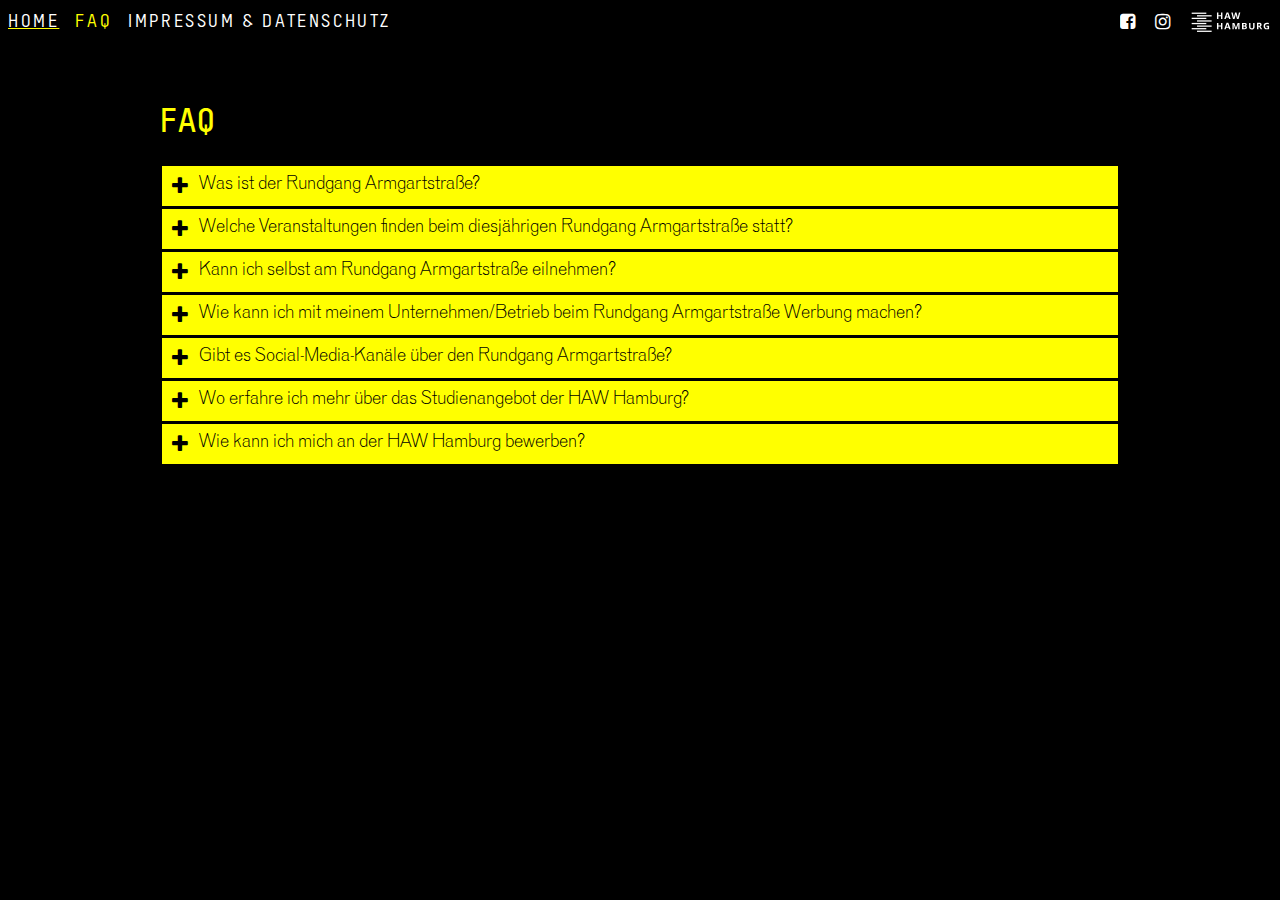
<file: 2019/faq.html>
<!DOCTYPE html>
<html lang="de">
<head>

  <!-- Basic Page Needs
  –––––––––––––––––––––––––––––––––––––––––––––––––– -->
  <meta charset="utf-8">
  <title>Rundgang Armgartstraße 2019 – 31. Januar - 2. Februar – Fakultät DMI – HAW Hamburg</title>
  <meta name="description" content="">
  <meta name="author" content="">

  <!-- Mobile Specific Metas
  –––––––––––––––––––––––––––––––––––––––––––––––––– -->
  <meta name="viewport" content="width=device-width, initial-scale=1">

  <!-- CSS
  –––––––––––––––––––––––––––––––––––––––––––––––––– -->
  <link rel="stylesheet" href="css/normalize.css">
  <link rel="stylesheet" href="css/skeleton.css">

  <!-- Favicon
  –––––––––––––––––––––––––––––––––––––––––––––––––– -->
  <link rel="icon" type="image/png" href="images/favicon.png">

  <!-- Matomo -->
  <script type="text/javascript">
    var _paq = _paq || [];
    /* tracker methods like "setCustomDimension" should be called before "trackPageView" */
    _paq.push(['trackPageView']);
    _paq.push(['enableLinkTracking']);
    (function() {
      var u="https://matomo.design.haw-hamburg.de/";
      _paq.push(['setTrackerUrl', u+'piwik.php']);
      _paq.push(['setSiteId', '9']);
      var d=document, g=d.createElement('script'), s=d.getElementsByTagName('script')[0];
      g.type='text/javascript'; g.async=true; g.defer=true; g.src=u+'piwik.js'; s.parentNode.insertBefore(g,s);
    })();
  </script>
  <!-- End Matomo Code -->

  <link rel="apple-touch-icon" sizes="180x180" href="/apple-touch-icon.png">
  <link rel="icon" type="image/png" sizes="32x32" href="/favicon-32x32.png">
  <link rel="icon" type="image/png" sizes="16x16" href="/favicon-16x16.png">
  <link rel="manifest" href="/site.webmanifest">
  <link rel="mask-icon" href="/safari-pinned-tab.svg" color="#5bbad5">
  <meta name="msapplication-TileColor" content="#da532c">
  <meta name="theme-color" content="#ffffff">

  <!--
  /**
   * @license
   * MyFonts Webfont Build ID 3678232, 2018-11-26T08:01:44-0500
   *
   * The fonts listed in this notice are subject to the End User License
   * Agreement(s) entered into by the website owner. All other parties are
   * explicitly restricted from using the Licensed Webfonts(s).
   *
   * You may obtain a valid license at the URLs below.
   *
   * Webfont: VenusURW-Bol by URW
   * URL: https://www.myfonts.com/fonts/urw/venus/urw-t-bold/
   * Copyright: Copyright 2010 by (URW)++ Design &amp; Development GmbH
   * Licensed pageviews: 10,000
   *
   *
   * License: https://www.myfonts.com/viewlicense?type=web&buildid=3678232
   *
   * © 2018 MyFonts Inc
  */

  -->
  <link rel="stylesheet" type="text/css" href="MyFontsWebfontsKit.css">

</head>
<body>

  <!-- Load an icon library to show a hamburger menu (bars) on small screens -->
<link rel="stylesheet" href="css/font-awesome.min.css">

<div class="topnav" id="myTopnav">
  <a href="index.html">Home</a>
  <!--<a href="blog.html">Blog</a>-->
  <a href="faq.html" class="active">FAQ</a>
  <a href="impressum.html">Impressum & Datenschutz</a>

  <div id="smicons2">

    <a class="smicon" target="_blank" href="https://www.facebook.com/events/318861002287641/">
        <i class="fa fa-facebook-square"></i> </a>
    <a class="smicon" target="_blank" href="https://www.instagram.com/haw_dmi/">
        <i class="fa fa-instagram"></i> </a>
      <a class="smicon" target="_blank" href="https://design.haw-hamburg.de/">
        <img class="logoicon" src="images/haw-logo.svg" alt="HAW Hamburg"></a>
  </div>

<a href="javascript:void(0);" class="icon" onclick="openNav()">

    <i class="fa fa-bars"></i>
</div>

  <div id="myNav" class="overlay">
  <!-- <a href="javascript:void(0)" class="closebtn" onclick="closeNav()">&times;</a> -->
  <a href="javascript:void(0)" class="closebtn" onclick="closeNav()">✕</a>

  <div class="overlay-content">
    <a href="index.html">Home</a>
   <!-- <a href="blog.html">Blog</a>-->
    <a href="faq.html">FAQ</a>
    <a href="impressum.html">Impressum & Datenschutz</a>

<div id="smicons">
  <a class="smicon" target="_blank" href="https://www.facebook.com/events/318861002287641/">
      <i class="fa fa-facebook-square"></i> </a>
  <a class="smicon" target="_blank" href="https://www.instagram.com/haw_dmi/">
      <i class="fa fa-instagram"></i> </a>
     <a class="smicon" target="_blank" href="https://design.haw-hamburg.de/">
      <img class="logonav" src="images/haw-logo.svg" alt="HAW Hamburg"></a>
</div>



  </div>
</div>



  <!-- Primary Page Layout
  –––––––––––––––––––––––––––––––––––––––––––––––––– -->
  <div class="container">
    <div class="row">
      <div class="twelve.columns">

<div id="imp">

<h1 style="margin-top: 2.5em; margin-bottom: 0.5em;">FAQ</h1>
  <a href="#" class="togglefaq"><i class="fa fa-plus"></i>  <div class="question">Was ist der Rundgang Armgartstraße?</div></a>
            <div class="faqanswer">

        <p>Der Rundgang Armgartstraße ist die <span class="VenusURW-Bol">Jahresausstellung auf dem Campus Armgartstraße</span>. Sie findet immer zum Ende des Wintersemesters statt. Der Rundgang präsentiert Projekte der Studierenden aus den Studienbereich Mode-, Textil- und Kostümdesign, sowie Arbeiten aus den Fachgruppen Kunst und Theorie des Departments Design der HAW Hamburg. Feste Bestandteile des Rundgangs sind außerdem die Modenschau der Masterklasse Modedesign, abwechselnde Performances der Kostümklassen und ein Symposion zu Fragen und Aspekten der Designforschung. In diesem Jahr thematisiert das Symposion verschiedene Designpositionen. Eingeladen sind u.a. Friedrich von Bories, Gerhard Schweppenhäuser, Judith Sigmund. Auf dem Rundgang Armgartstraße wird den Studierenden der Hochschule die Möglichkeit gegeben, ihre Arbeiten und Werke auszustellen. BesucherInnen haben die Möglichkeit, bei einem netten „Come together“ Einblicke in die Studienmöglichkeiten an der HAW Hamburg zu bekommen.
  </p>

     </div>

         <a href="#" class="togglefaq"><i class="fa fa-plus"></i> <div class="question">Welche Veranstaltungen finden beim diesjährigen Rundgang Armgartstraße statt?</div></a>

    <div class="faqanswer">
              <p>
              Vom <span class="VenusURW-Bol">31. Januar bis 2. Februar 2019</span> präsentiert der Campus Armgartstraße seine Jahresausstellung in Kombination mit einem Symposion, einer Modenschau und einer Performance der Kostümdesigner. Der Eintritt ist frei. Die Veranstalter haben in diesem Jahr folgendes Programm zusammengestellt:
</p>

              <h1>  Donnerstag, 31. Januar 2019 </h1>
              <p>Vernissage: </p>

              <h2> <mark> 18:00 Uhr<br> Aula Armgartstraße</mark><br> </h2>
               <p> Eröffnung durch Prof. Dr. Micha Teuscher (Präsident der HAW Hamburg) <br></p>

               <h2> <mark>19:00 Uhr<br>Aula Armgartstraße</mark><br></h2>
             <p>   Performance Kostümdesign „Es raschelt in der Kiste“<br>  </p>

   <h1>  Freitag, 1. Februar 2019 </h1>

               <h2> <mark>18:00 - 20:00 Uhr<br> Forum Finkenau</mark><br></h2>
             <p>  Symposion: „Positionen der Designtheorie: Ein Gastmahl“, unter anderem mit diesen Gästen:<br> Friedrich von Bories, Gerhard Schweppenhäuser,<br>  Judith Sigmund. <br>  </p>

    <h1>  Samstag, 2. Februar 2019 </h1>

             <h2> <mark>20:00 und 21:30 Uhr</mark><br></h2>
        <p>   Modenschau A² <br>  </p>

     </div>

          <a href="#" class="togglefaq"><i class="fa fa-plus"></i>  <div class="question">Kann ich selbst am Rundgang Armgartstraße eilnehmen?</div></a>

     <div class="faqanswer">
              <p>Der Rundgang Armgartstraße, die Jahresausstellung auf dem Campus Armgartstraße, ist <span class="VenusURW-Bol">für alle Besucher frei zugänglich</span>. Studierende aus dem Department Design der Fakultät DMI sind eingeladen, ihre Arbeiten und ihre Studienleistungen zu präsentieren und können den <span class="VenusURW-Bol">Rundgang selbst mitgestalten</span>. Außenstehende und Interessierte am Rundgang sind herzlich willkommen und können sich beim gemeinsamen Austausch über die Studiengänge informieren. Für weitergehende Informationen und Fragen steht Ihnen zudem Hendrike Schmietendorf zur Verfügung, E-Mail:
 <a href="mailto:hendrike.schmietendorf@haw-hamburg.de">hendrike.schmietendorf@haw-hamburg.de</a> </p>
              <h1>
     </div>

             <a href="#" class="togglefaq"><i class="fa fa-plus"></i>  <div class="question">Wie kann ich mit meinem Unternehmen/Betrieb beim Rundgang Armgartstraße Werbung machen?</div></a>
            <div class="faqanswer">
               <p>Die Hochschule für angewandte Wissenschaften Hamburg (HAW Hamburg) ist auf vielen Feldern der Entwicklung der Freien und Hansestadt Hamburg und der Metropolregion ein kompetenter Experte. Wenn Sie sich als Unternehmen oder Hamburger Betrieb für eine Partnerschaft interessieren, kontaktieren Sie bitte Hendrike Schmietendorf, E-Mail: <a href="mailto:hendrike.schmietendorf@haw-hamburg.de">hendrike.schmietendorf@haw-hamburg.de</a></p>
</div>
<a href="#" class="togglefaq"><i class="fa fa-plus"></i> <div class="question">Gibt es Social-Media-Kanäle über den Rundgang Armgartstraße?</div></a>
<div class="faqanswer">


     <p>Wenn Sie sich über den Rundgang Armgartstraße informieren möchten, folgen Sie am besten unseren Social Media Kanälen. Weitergehende Informationen über den Rundgang und die <span class="VenusURW-Bol">aktuelle Veranstaltungseinladung zu der Ausstellung</span> finden Sie u.a. bei <a target="_blank" href="https://www.facebook.com/events/318861002287641/">Facebook</a>. Selbstverständlich sind wir auch bei Instagram vertreten. Hier finden Sie neben <span class="VenusURW-Bol">aktuellen Fotos zur Ausstellung auch Videos</span> zum und vom Rundgang sowie natürlich die Möglichkeit, auch direkt mit uns in Kontakt zu treten:  <a target="_blank" href="https://www.instagram.com/haw_dmi/">Instagram HAW DMI</a>.</p>

</div>

<a href="#" class="togglefaq"><i class="fa fa-plus"></i> <div class="question">Wo erfahre ich mehr über das Studienangebot der HAW Hamburg? </div></a>
<div class="faqanswer">
  <p>Die HAW Hamburg bietet als <span class="VenusURW-Bol">praxisorientierte Hochschule für Abiturienten und Fachabiturienten</span> ein breites Angebot. Wenn Sie sich für ein Studium an der HAW Hamburg interessieren, finden Sie alles Wissenswerte hierzu unter: <a target="_blank" href="https://www.haw-hamburg.de/studium.html">HAW Hamburg Studium</a>. Um Ihnen den Einstieg zu erleichtern und bei der richtigen Studienwahl zu helfen, finden Sie einen <span class="VenusURW-Bol">mehrstufigen Online-Selbsttest und persönliche Beratung</span> ebenfalls auf unseren Webseiten. Den Navigator finden Sie hier: <a target="_blank" href="https://www.haw-hamburg.de/navigator.html">Navigator</a>. </p>

</div>
<a href="#" class="togglefaq"><i class="fa fa-plus"></i>  <div class="question">Wie kann ich mich an der HAW Hamburg bewerben?</div></a>
<div class="faqanswer">
  <p>Die HAW Hamburg bietet Studieninteressierten viele <span class="VenusURW-Bol">interessante und praxisorientierte Bachelor-Studiengänge</span>. Hier finden Sie Informationen zu unserem Studienangebot, zum HAW-Studienwahl-Navigator, zur Online-Bewerbung und zum erfolgreichen Studieneinstieg: <a target="_blank" href="https://www.haw-hamburg.de/studium/bachelor.html">Bachelor</a>.
  Sie besitzen bereits ein abgeschlossenes Bachelor-Studium einer anderen Hochschule und möchten Ihr <span class="VenusURW-Bol">Wissen mit einem Master-Studium vertiefen</span>? An der HAW Hamburg gibt es viele interessante Optionen. Hier finden Sie Informationen zu unseren Master-Studiengängen, zur Online-Bewerbung und zur Weiterbildung: <a target="_blank" href="https://www.haw-hamburg.de/studium/master.html">Master</a>.
  Sie möchten nach dem Master-Abschluss promovieren? Die HAW Hamburg verfügt als Fachhochschule zwar über kein eigenes Promotionsrecht, aber in Kooperation mit Universitäten ist dies durchführbar. Die HAW Hamburg unterstützt die Anbahnung und Durchführung von Promotionen in Zusammenarbeit mit berechtigten Hochschulen im In- und Ausland und begleitet <span class="VenusURW-Bol">kooperative Promotionsverfahren</span> vom ersten Interesse bis zum Abschluss und darüber hinaus. Informationen finden Sie unter: <a target="_blank" href="https://www.haw-hamburg.de/promotion.html">Promotion</a>. </p>
</div>

<br><br>
 </div>
</div>
    </div>
  </div>


  <script src="js/jquery331.min.js"></script>
  <script type="text/javascript" src="js/TweenMax.min.js"></script>
  <script type="text/javascript" src="js/TimelineLite.min.js"></script>
  <script type="text/javascript" src="js/jquery.scrollpath.min.js"></script>


  <script>


  function openNav() {
      document.getElementById("myNav").style.display = "block";
  }

  function closeNav() {
      document.getElementById("myNav").style.display = "none";
  }

  //faq toggle stuff
$('.togglefaq').click(function(e) {
e.preventDefault();
var notthis = $('.active').not(this);
notthis.find('.fa fa-minus').addClass('fa fa-plus').removeClass('fa fa-minus');
notthis.toggleClass('active').next('.faqanswer').slideToggle(300);
 $(this).toggleClass('active').next().slideToggle("fast");
$(this).children('i').toggleClass('fa fa-plus fa fa-minus');
});

  </script>


<!-- End Document
  –––––––––––––––––––––––––––––––––––––––––––––––––– -->
</body>
</html>
</file>
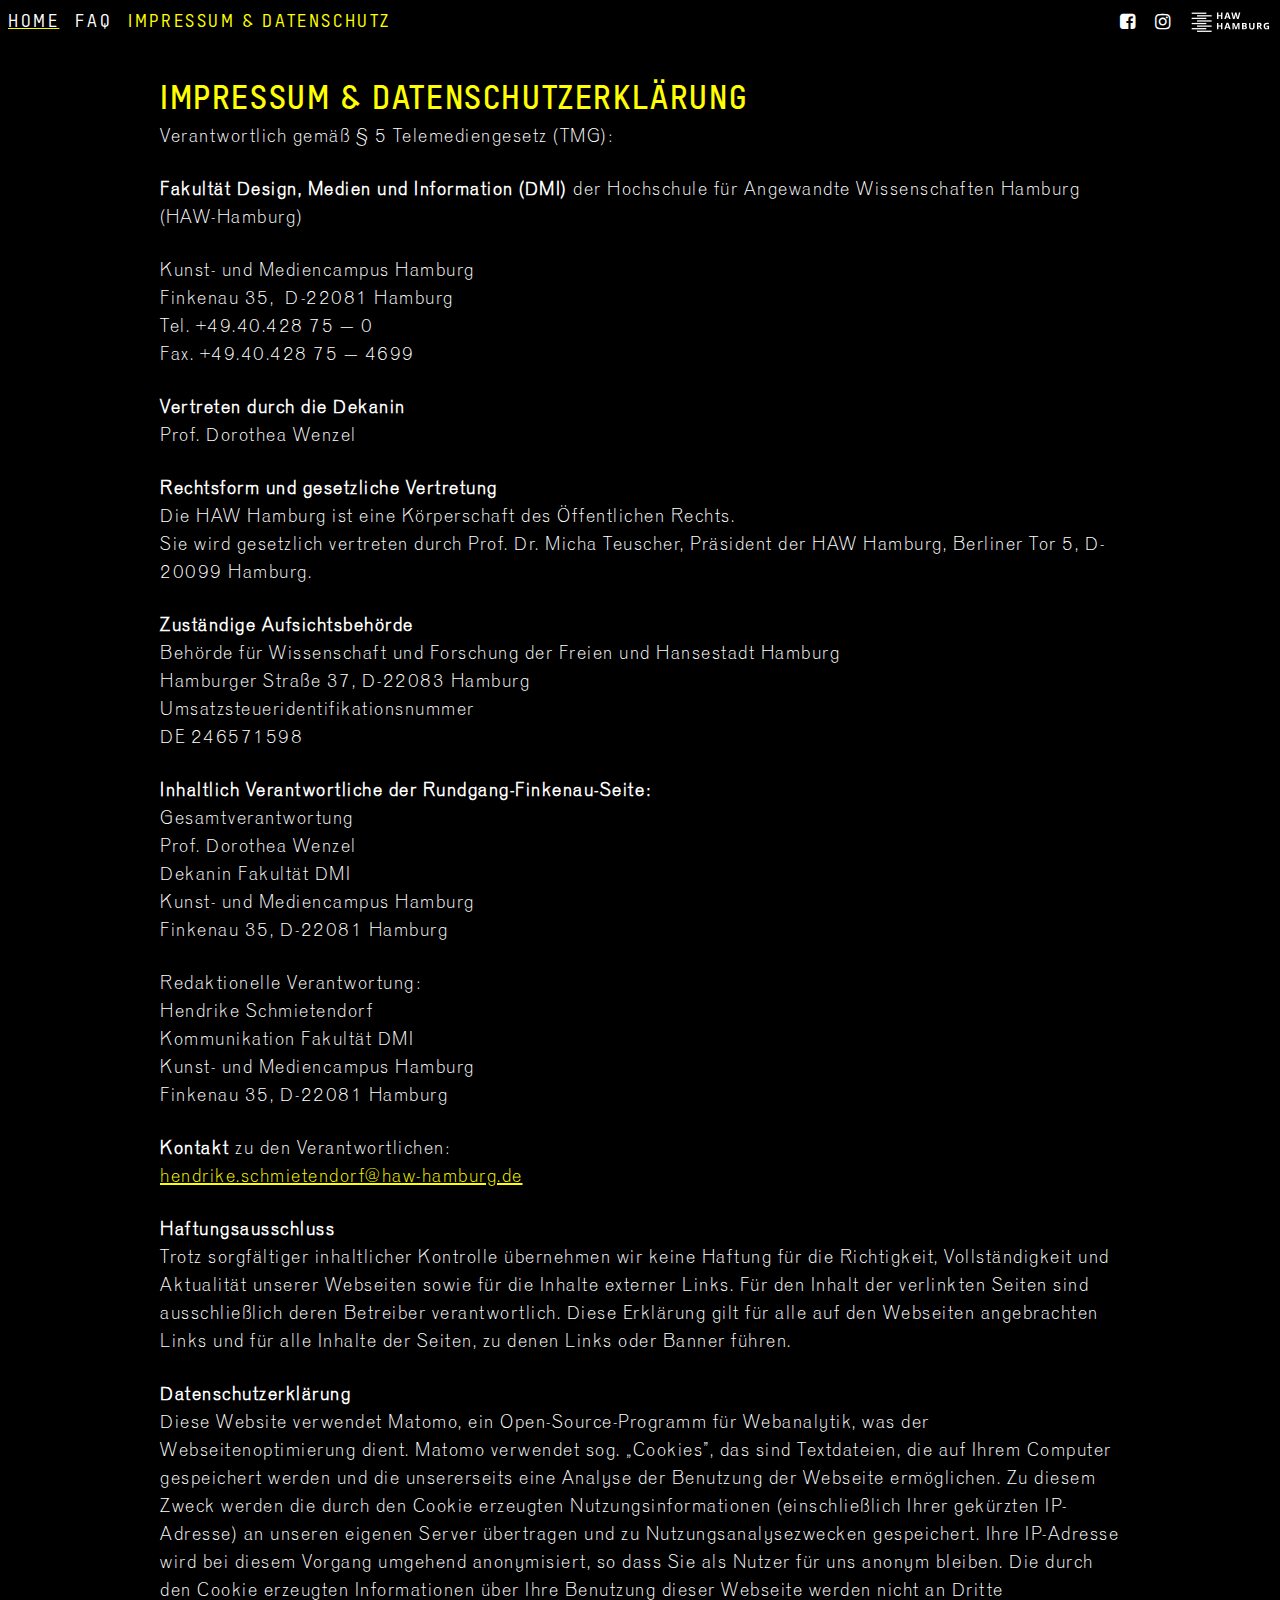
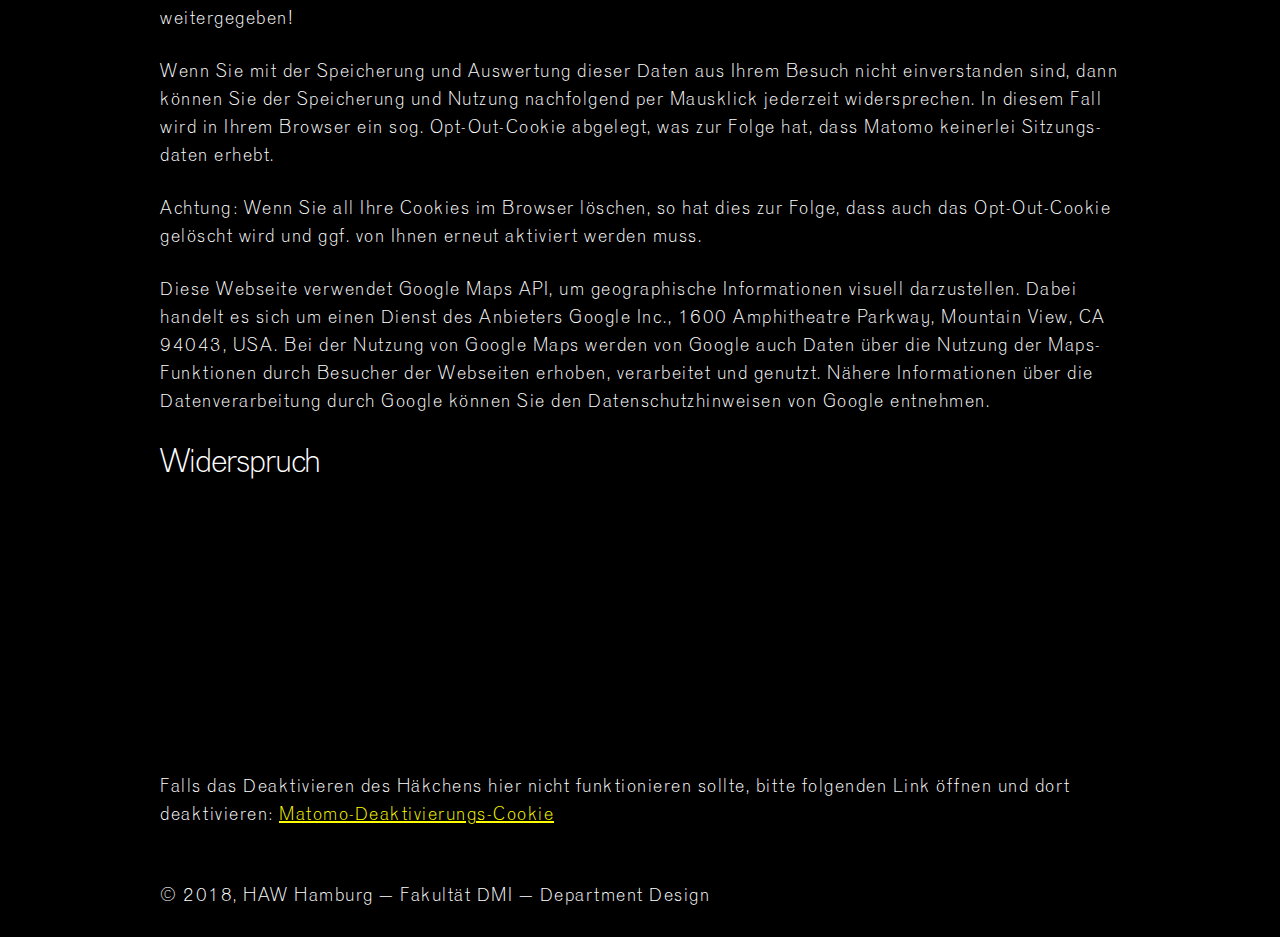
<file: 2019/impressum.html>
<!DOCTYPE html>
<html lang="de">
<head>

  <!-- Basic Page Needs
  –––––––––––––––––––––––––––––––––––––––––––––––––– -->
  <meta charset="utf-8">
  <title>Rundgang Armgartstraße 2019 – 31. Januar - 2. Februar – Fakultät DMI – HAW Hamburg</title>
  <meta name="description" content="">
  <meta name="author" content="">

  <!-- Mobile Specific Metas
  –––––––––––––––––––––––––––––––––––––––––––––––––– -->
  <meta name="viewport" content="width=device-width, initial-scale=1">

  <!-- FONT
  –––––––––––––––––––––––––––––––––––––––––––––––––– -->

  <!-- CSS
  –––––––––––––––––––––––––––––––––––––––––––––––––– -->
  <link rel="stylesheet" href="css/normalize.css">
  <link rel="stylesheet" href="css/skeleton.css">

  <!-- Favicon
  –––––––––––––––––––––––––––––––––––––––––––––––––– -->
  <link rel="icon" type="image/png" href="images/favicon.png">
  <link rel="apple-touch-icon" sizes="180x180" href="/apple-touch-icon.png">
  <link rel="icon" type="image/png" sizes="32x32" href="/favicon-32x32.png">
  <link rel="icon" type="image/png" sizes="16x16" href="/favicon-16x16.png">
  <link rel="manifest" href="/site.webmanifest">
  <link rel="mask-icon" href="/safari-pinned-tab.svg" color="#5bbad5">
  <meta name="msapplication-TileColor" content="#da532c">
  <meta name="theme-color" content="#ffffff">

  <!-- Matomo -->
  <script type="text/javascript">
    var _paq = _paq || [];
    /* tracker methods like "setCustomDimension" should be called before "trackPageView" */
    _paq.push(['trackPageView']);
    _paq.push(['enableLinkTracking']);
    (function() {
      var u="https://matomo.design.haw-hamburg.de/";
      _paq.push(['setTrackerUrl', u+'piwik.php']);
      _paq.push(['setSiteId', '9']);
      var d=document, g=d.createElement('script'), s=d.getElementsByTagName('script')[0];
      g.type='text/javascript'; g.async=true; g.defer=true; g.src=u+'piwik.js'; s.parentNode.insertBefore(g,s);
    })();
  </script>
  <!-- End Matomo Code -->

  <!--
  /**
   * @license
   * MyFonts Webfont Build ID 3678232, 2018-11-26T08:01:44-0500
   *
   * The fonts listed in this notice are subject to the End User License
   * Agreement(s) entered into by the website owner. All other parties are
   * explicitly restricted from using the Licensed Webfonts(s).
   *
   * You may obtain a valid license at the URLs below.
   *
   * Webfont: VenusURW-Bol by URW
   * URL: https://www.myfonts.com/fonts/urw/venus/urw-t-bold/
   * Copyright: Copyright 2010 by (URW)++ Design &amp; Development GmbH
   * Licensed pageviews: 10,000
   *
   *
   * License: https://www.myfonts.com/viewlicense?type=web&buildid=3678232
   *
   * © 2018 MyFonts Inc
  */

  -->
  <link rel="stylesheet" type="text/css" href="MyFontsWebfontsKit.css">

</head>
<body>

  <!-- Load an icon library to show a hamburger menu (bars) on small screens -->
<link rel="stylesheet" href="css/font-awesome.min.css">

<div class="topnav" id="myTopnav">
  <a href="index.html">Home</a>
  <!--<a href="blog.html">Blog</a>-->
  <a href="faq.html">FAQ</a>
  <a href="impressum.html" class="active">Impressum & Datenschutz</a>

 <div id="smicons2">

    <a class="smicon" target="_blank" href="https://www.facebook.com/events/318861002287641/">
        <i class="fa fa-facebook-square"></i> </a>
    <a class="smicon" target="_blank" href="https://www.instagram.com/haw_dmi/">
        <i class="fa fa-instagram"></i> </a>
      <a class="smicon" target="_blank" href="https://design.haw-hamburg.de/home/das-department-design/">
        <img class="logoicon" src="images/haw-logo.svg" alt="HAW Hamburg"></a>
  </div>

<a href="javascript:void(0);" class="icon" onclick="openNav()">

    <i class="fa fa-bars"></i>
</div>

  <div id="myNav" class="overlay">
  <!-- <a href="javascript:void(0)" class="closebtn" onclick="closeNav()">&times;</a> -->
  <a href="javascript:void(0)" class="closebtn" onclick="closeNav()">✕</a>

  <div class="overlay-content">
    <a href="index.html">Home</a>
      <!--<a href="blog.html">Blog</a>-->
    <a href="faq.html">FAQ</a>
    <a href="impressum.html">Impressum & Datenschutz</a>

<div id="smicons">
  <a class="smicon" target="_blank" href="https://www.facebook.com/events/318861002287641/">
      <i class="fa fa-facebook-square"></i> </a>
  <a class="smicon" target="_blank" href="https://www.instagram.com/haw_dmi/">
      <i class="fa fa-instagram"></i> </a>
     <a class="smicon" target="_blank" href="https://design.haw-hamburg.de/home/das-department-design/">
      <img class="logonav" src="images/haw-logo.svg" alt="HAW Hamburg"></a>
</div>



  </div>
</div>



  <!-- Primary Page Layout
  –––––––––––––––––––––––––––––––––––––––––––––––––– -->
  <div class="container">
    <div class="row">
      <div class="twelve.columns" style="margin-top: 5%">

<div id="imp">
        <h1>Impressum &amp; Datenschutzerklärung</h1>

          <p>Verantwortlich gemäß&nbsp;§ 5 Telemediengesetz (TMG):</p>
          <p><strong>Fakultät Design, Medien und Information (DMI)</strong> der Hochschule für Angewandte Wissenschaften Hamburg (HAW-Hamburg)</p>
          <p>Kunst- und Mediencampus Hamburg<br>
          Finkenau 35,&nbsp; D-22081 Hamburg<br>
          Tel. +49.40.428 75 – 0<br>
          Fax. +49.40.428 75 – 4699</p>
          <p><strong>Vertreten durch die Dekanin</strong><br>
          Prof. Dorothea Wenzel</p>
          <p><strong>Rechtsform und gesetzliche Vertretung<br>
          </strong>Die HAW Hamburg ist eine Körperschaft des Öffentlichen Rechts.<br>
          Sie wird gesetzlich vertreten durch Prof. Dr. Micha Teuscher, Präsident der HAW Hamburg, Berliner Tor 5, D-20099 Hamburg.</p>
          <p><strong>Zuständige Aufsichtsbehörde</strong><br>
          Behörde für Wissenschaft und Forschung der Freien und Hansestadt Hamburg<br>
          Hamburger Straße 37, D-22083 Hamburg<br>
          Umsatzsteueridentifikationsnummer<br>
          DE 246571598</p>
          <p><strong>Inhaltlich Verantwortliche der Rundgang-Finkenau-Seite:<br>
          </strong>Gesamtverantwortung<br>
          Prof. Dorothea Wenzel<br>
          Dekanin Fakultät DMI<br>
          Kunst- und Mediencampus Hamburg<br>
          Finkenau 35, D-22081 Hamburg</p>
          <p>Redaktionelle Verantwortung:<br>
          Hendrike Schmietendorf<br>
          Kommunikation Fakultät DMI<br>
          Kunst- und Mediencampus Hamburg<br>
          Finkenau 35, D-22081 Hamburg</p>

          <p><strong>Kontakt</strong> zu den Verantwortlichen:<br>
          <a href="mailto:hendrike.schmietendorf@haw-hamburg.de">hendrike.schmietendorf@haw-hamburg.de</a></p>
          <p><strong>Haftungsausschluss</strong><br>
          Trotz sorgfältiger inhaltlicher Kontrolle übernehmen wir keine Haftung für die Richtigkeit, Vollständigkeit und Aktualität unserer Webseiten sowie für die Inhalte externer Links. Für den Inhalt der verlinkten Seiten sind ausschließlich deren Betreiber verantwortlich. Diese Erklärung gilt für alle auf den Webseiten angebrachten Links und für alle Inhalte der Seiten, zu denen Links oder Banner führen.</p>


          <p><strong>Datenschutzerklärung<br>
          </strong>Diese Website verwendet Matomo, ein Open-Source-Programm für Webanalytik, was der Webseitenoptimierung dient. Matomo verwendet sog. „Cookies”, das sind Textdateien, die auf Ihrem Computer gespeichert werden und die unsererseits eine Analyse der Benutzung der Webseite ermöglichen. Zu diesem Zweck werden die durch den Cookie erzeugten Nutzungsinformationen (einschließlich Ihrer gekürzten IP-Adresse) an unseren eigenen Server übertragen und zu Nutzungsanalysezwecken gespeichert. Ihre IP-Adresse wird bei diesem Vorgang umgehend anony­mi­siert, so dass Sie als Nutzer für uns anonym bleiben. Die durch den Cookie erzeugten Informationen über Ihre Benutzung dieser Webseite werden nicht an Dritte weitergegeben!</p>
          <p>Wenn Sie mit der Spei­che­rung und Aus­wer­tung die­ser Daten aus Ihrem Besuch nicht ein­ver­stan­den sind, dann kön­nen Sie der Spei­che­rung und Nut­zung nachfolgend per Maus­klick jederzeit wider­spre­chen. In diesem Fall wird in Ihrem Browser ein sog. Opt-Out-Cookie abgelegt, was zur Folge hat, dass Matomo kei­ner­lei Sit­zungs­da­ten erhebt.</p>
          <p>Achtung: Wenn Sie all Ihre Cookies im Browser löschen, so hat dies zur Folge, dass auch das Opt-Out-Cookie gelöscht wird und ggf. von Ihnen erneut aktiviert werden muss.</p>

   <p>Diese Webseite verwendet Google Maps API, um geographische Informationen visuell darzustellen. Dabei handelt es sich um einen Dienst des Anbieters Google Inc., 1600 Amphitheatre Parkway, Mountain View, CA 94043, USA. Bei der Nutzung von Google Maps werden von Google auch Daten über die Nutzung der Maps-Funktionen durch Besucher der Webseiten erhoben, verarbeitet und genutzt. Nähere Informationen über die Datenverarbeitung durch Google können Sie den Datenschutzhinweisen von Google entnehmen.
       </p>

          <h3>Widerspruch</h3>
          <p> <iframe style="border: 0; height: 250px; width: 100%;" src="https://matomo.design.haw-hamburg.de/index.php?module=CoreAdminHome&action=optOut&idsite=9&language=de"></iframe></p>
          <p>Falls das Deaktivieren des Häkchens hier nicht funktionieren sollte, bitte folgenden Link öffnen und dort deaktivieren: <a title="Matomo-Deaktivierungs-Cookie" href="https://matomo.design.haw-hamburg.de/index.php?module=CoreAdminHome&action=optOut&idsite=9&language=de" target="_blank">Matomo-Deaktivierungs-Cookie</a></p><br>
          <p>© 2018, HAW Hamburg – Fakultät DMI – Department Design</p>

 </div>
</div>
    </div>
  </div>


  <script src="js/jquery331.min.js"></script>
  <script type="text/javascript" src="js/TweenMax.min.js"></script>
  <script type="text/javascript" src="js/TimelineLite.min.js"></script>
  <script type="text/javascript" src="js/jquery.scrollpath.min.js"></script>


  <script>


  function openNav() {
      document.getElementById("myNav").style.display = "block";
  }

  function closeNav() {
      document.getElementById("myNav").style.display = "none";
  }

  </script>


<!-- End Document
  –––––––––––––––––––––––––––––––––––––––––––––––––– -->
</body>
</html>
</file>
<file: 2019/css/skeleton.css>
/*
* Skeleton V2.0.4
* Copyright 2014, Dave Gamache
* www.getskeleton.com
* Free to use under the MIT license.
* http://www.opensource.org/licenses/mit-license.php
* 12/29/2014
*/

/* Grid
–––––––––––––––––––––––––––––––––––––––––––––––––– */
html,body {
    height:100%;
}

#wrapper{
  overflow: hidden;
  position: relative;
  height: auto;
/* decomment below to show full worm; hack required to avoid extra scrollbar */
/* padding-bottom: 250px;
margin-bottom: -250px; */
}


#wmobile{
  display: block;
}

.wrapper{
  display: none;
}

#wurm{
padding-bottom: 100em !important;
}


.mySlides{
  max-width: 100%;
}

#buttondiv{
  text-align: center;
  /* background-color: green; */
}

.arrow{
  text-decoration: none;
  font-size: 1.3em;

}

.w3-button{
border: none;
display: inline-block;
padding: 8px 16px;
/* vertical-align: middle; */
overflow: hidden;
color: black;
/* background-color: blue; */
text-align: center;
cursor: pointer;
white-space: nowrap;
margin-top: 10px;
border-radius: 0;
font-size: 1.9em;
}



/* #arrowscroll{
display: none;
float: right;
position: relative;
margin-right: 2.5%;
text-align: center;
font-size: 1.2em;
top: 40vh;
} */

#arrowscroll{
display: none;
position: absolute;
text-align: center;
font-size: 1.4em;
top: -70px;
left: 1775px;
z-index: 100;
}


.row {
  padding-top: 2em;
}

.container {
  position: relative;
  width: 100%;
  max-width: 960px;
  margin: 0 auto;
  padding: 0 20px;
  box-sizing: border-box;   }
.column,
.columns {
  width: 100%;
  float: left;
  box-sizing: border-box; }

  /* FAQ COLLAPSE/EXPAND STYLES */
  * {
    box-sizing: border-box;
  }
  .faqanswer {
  	display: none;
  	width: 100%;
  	background: #000000;
  	padding: 12px 20px 0 30px;
  }

  .faqanswer p {
    font-size: 1em;
  	line-height: 1.4em;
    margin-bottom: 0.6em;
    margin-left: 10px;
    }

    .faqanswer h1 {
      margin-left: 10px;
      }

      .faqanswer h2 {
        margin-left: 10px;
        }

.question{
  padding-left: 17px;
  clear: left;
    color: black;
}

  .faqanswer a.active {
  	font-weight: medium;
    background-color: #ffff00 !important;
  }

  .togglefaq {
    display:table-cell;
    text-decoration: none;
    background-color: #ffff00;
    /*background-color: rgba(35,150,140, 1);*/
  	color: black;
  	font-size: 1em;
  	padding: 10px 20px;
  	line-height: 20px;
  	display: block;
  	border: 2px solid #000000;
    width: 100%;
  	margin-bottom: -1px;
    position: relative;
  }

  .fa-plus {
  	color: black;
  	margin-right: 20px;
    margin-bottom: 0em;
    padding-left: 10px;
  	font-size: 2em;
  	float:left;
    /* background-color: green; */
    position: absolute;
    left: 0;
  }

  .fa-minus {
    color: black;
    margin-right: 20px;
    margin-bottom: 0em;
    padding-left: 10px;
    font-size: 2em;
    float:left;
    /* background-color: green; */
    position: absolute;
    left: 0;
  }


  p {
    margin: 0;
    padding-bottom: 0px;
  }


/* For devices larger than 400px */
@media (min-width: 400px) {
  .container {
    width: 85%;
    padding: 0; }
}

/* For devices larger than 550px */
@media (min-width: 550px) {
  .container {
    width: 80%; }
  .column,
  .columns {
    margin-left: 4%;}
  .column:first-child,
  .columns:first-child {
    margin-left: 0; }

  .one.column,
  .one.columns                    { width: 4.66666666667%; }
  .two.columns                    { width: 13.3333333333%; }
  .three.columns                  { width: 22%;            }
  .four.columns                   { width: 30.6666666667%; }
  .five.columns                   { width: 39.3333333333%; }
  .six.columns                    { width: 48%;            }
  .seven.columns                  { width: 56.6666666667%; }
  .eight.columns                  { width: 65.3333333333%; }
  .nine.columns                   { width: 74.0%;          }
  .ten.columns                    { width: 82.6666666667%; }
  .eleven.columns                 { width: 91.3333333333%; }
  .twelve.columns                 { width: 100%; margin-left: 0; margin-top: 2em !important;}

  .one-third.column               { width: 30.6666666667%; }
  .two-thirds.column              { width: 65.3333333333%; }

  .one-half.column                { width: 100%; }

  /* Offsets */
  .offset-by-one.column,
  .offset-by-one.columns          { margin-left: 8.66666666667%; }
  .offset-by-two.column,
  .offset-by-two.columns          { margin-left: 17.3333333333%; }
  .offset-by-three.column,
  .offset-by-three.columns        { margin-left: 26%;            }
  .offset-by-four.column,
  .offset-by-four.columns         { margin-left: 34.6666666667%; }
  .offset-by-five.column,
  .offset-by-five.columns         { margin-left: 43.3333333333%; }
  .offset-by-six.column,
  .offset-by-six.columns          { margin-left: 52%;            }
  .offset-by-seven.column,
  .offset-by-seven.columns        { margin-left: 60.6666666667%; }
  .offset-by-eight.column,
  .offset-by-eight.columns        { margin-left: 69.3333333333%; }
  .offset-by-nine.column,
  .offset-by-nine.columns         { margin-left: 78.0%;          }
  .offset-by-ten.column,
  .offset-by-ten.columns          { margin-left: 86.6666666667%; }
  .offset-by-eleven.column,
  .offset-by-eleven.columns       { margin-left: 95.3333333333%; }

  .offset-by-one-third.column,
  .offset-by-one-third.columns    { margin-left: 34.6666666667%; }
  .offset-by-two-thirds.column,
  .offset-by-two-thirds.columns   { margin-left: 69.3333333333%; }

  .offset-by-one-half.column,
  .offset-by-one-half.columns     { margin-left: 52%; }

}


/* Base Styles
–––––––––––––––––––––––––––––––––––––––––––––––––– */
/* NOTE
html is set to 62.5% so that all the REM measurements throughout Skeleton
are based on 10px sizing. So basically 1.5rem = 15px :) */
html {
  font-size: 62.5%; }

  @font-face {
      font-family: tstar;
      src: url('../fonts/T-Star-Regular.woff') format('woff');
      font-weight: normal;
      font-style: normal;
  }

  @font-face {
      font-family: tstar;
      src: url('../fonts/T-Star-Bold.woff') format('woff');
      font-weight: bold;
      font-style: bold;
  }

@font-face {
      font-family: tstar;
      src: url('../fonts/T-Star-Medium.woff') format('woff');
      font-weight: medium;
      font-style: medium;
  }

  @font-face {
        font-family: Venus;
        src: url('../fonts/URW-VenusURW-Lig.woff') format('woff');
        font-weight: normal;
        font-style: normal;
    }


    .VenusURW-Bol {
    	font-family: VenusURW-Bol;
      src: url('../webfonts/382018_0_0.woff') format('woff');
    	font-weight: bold;
    	font-style: normal;
    }

body {
  background-color: black;
  font-family: Venus; "HelveticaNeue", "Helvetica Neue", Helvetica, Arial, sans-serif;
  src: url('../fonts/URW-VenusURW-Lig.woff') format('woff');
  font-weight: normal;
  font-style: normal;
  font-size: 2em; /* currently ems cause chrome bug misinterpreting rems on body element */
  line-height: 1.4;
  /* letter-spacing: 0px; */

  color: #ffffff;
   /* Disable horizontal scroll */
  /* overflow-x: hidden; */


}

#logo{
  display: block;
  width: 10em;
margin-bottom: 5px;
    margin-left: -5px;
}

.logoicon {
    width: 4.5em;
}

/* The Overlay (background) */
.overlay {
    /* Height & width depends on how you want to reveal the overlay (see JS below) */
    font-family: tstar; "HelveticaNeue", "Helvetica Neue", Helvetica, Arial, sans-serif;
    src: url('../fonts/T-Star-Medium.woff') format('woff');

    height: 100%;
    max-height: none;
    width: 100%;
    display: none;
    position: fixed; /* Stay in place */
    z-index: 100; /* Sit on top */
    left: 0;
    top: 0;
    bottom: 0;
    text-transform: uppercase;
    font-weight: medium;
    letter-spacing: 0.17em;
    background-color: rgb(0,0,255); /* blue fallback color */
    background-color: black; /* blue w/opacity */
    overflow-x: hidden; /* Disable horizontal scroll */
    transition: 0.5s; /* 0.5 second transition effect to slide in or slide down the overlay (height or width, depending on reveal) */
}

/* Position the content inside the overlay */
.overlay-content {
    position: relative;
    top: 10%; /* 25% from the top */
    width: 100%; /* 100% width */
    text-align: center; /* Centered text/links */
    margin-top: 0px; /* 30px top margin to avoid conflict with the close button on smaller screens */
}

/* The navigation links inside the overlay */
.overlay a {
    padding-left: 0.1em;
    padding-right: 0.1em;
    padding-bottom: 0.3em;
    text-decoration: none;
    font-size: 2.3em;
    line-height: 1.1em;
    color: #ffffff;
    display: block; /* Display block instead of inline */
    transition: 0.3s; /* Transition effects on hover (color) */
}

/* When you mouse over the navigation links, change their color */

/* Position the close button (top right corner) */
.overlay .closebtn {
    position: absolute;
    top: 0.7em;
    right: 0.7em;
    font-size: 1em;
}

#smicons{
  margin: 0.6em auto;
  padding: 0.2em;
  width: 6em;
  font-size: 0.9em;
  /* background-color: green; */

}

.logonav {
    width: 4em;
    margin-left: -30px;
    margin-top: 20px;
    margin-bottom: 20px;
}


#smicons2{

display: none;
  /* background-color: green; */

}

.smicon{
 float: left;
 margin: 0.039em;
text-align: center;
}

/* Add a black background color to the top navigation */
.topnav {
  font-family: tstar; "HelveticaNeue", "Helvetica Neue", Helvetica, Arial, sans-serif;
  src: url('../fonts/T-Star-Medium.woff') format('woff');

    background-color: #000000;
    overflow: hidden;
    font-weight: medium;
    text-transform: uppercase;
    letter-spacing: 0.13em;
    position: fixed;
    top: 0;
    width: 100%;
    z-index: 10;
    /* border-bottom: 0.07em solid #ffffff ; */
}

/* Style the links inside the navigation bar */
.topnav a {
    float: left;
    display: block;
    color: #ffffff;
    text-align: center;
    padding: 14px 17px;
    text-decoration: none;
    font-size: 1em;
    font-weight: medium;
}


/* Add an active class to highlight the current page */
/* .topnav .active { */
    /* background-color: #000088 !important; */
    /* color: #ffff00;
    font-weight: bold;
} */

/* Hide the link that should open and close the topnav on small screens */
.topnav .icon {
    display: none;
}

#textcol{

  padding-bottom: 1em;
}

#demo {
    width: 180%;
    height: 0;
     /* padding-top: 10%;  */
    position: relative;
    box-sizing: border-box;
-moz-box-sizing: border-box;
-webkit-box-sizing: border-box;
margin:0;

}

svg {
    width: 110%;
    position: absolute;
    margin-top: -70% !important;
    /* padding-bottom: 15% !important; */
    left: -20%;
    right: -40%;
    z-index: -100;

    /* overflow-y: hidden; */

}

#wortmarke{
display: none;
}

/*#titel{
display: none;
}*/

#wortmarke2{
  display: block;
  text-align: center;
  margin-left: auto;
  margin-right: auto;
  /* top: 0px; */
  /* margin-top: 2.5em; */
  margin-bottom: 2.9em;

  width: 60%;
  max-height: 100%;
  z-index: 5000;
}


#imp{
  margin-top: 3.1em;
}

#maintext{
/* background-color: cyan; */
padding-top: 2.5em;
}

/*SCROLLPATH*/
/* body.home {
        overflow: hidden;
} */

#text{
    position: relative;
    /* width: 40%; */
}

#text1, #text2, #text3, #text4, #text5, #text6, #text7, #text0, #start {
     position: absolute;
     /* background-color: cyan; */
     width: 25em;
    /* display: none; */
    /* letter-spacing: 1em; */

}

#start {
    left: -400px;
    top: 3250px;
    text-align: center;
    line-height: 0.5;
    }

#click {
  font-family: tstar;
  src: url('../fonts/T-Star-Regular.woff') format('woff');
  font-weight: normal;
  font-style: normal;

        font-size: 1.5em;
}

#text1 {
    /* left: 110em;
    top: 25em; */
    left: -200px;
    top: 2450px;
}

#text2 {
    /* left: 2em;
    top: 9em; */
    left: 2000px;
    top: 3150px;
}

#text3 {
    /* left: 101em;
    top: 62em; */
   left: 2100px;
    top: 2100px;
}

#text4 {
    /* left: -30em;
    top: 99em; */
    left: -100px;
    top: 1700px;
}

#text5 {
    /* left: -35em;
    top: 153em; */
    left: 2400px;
    top: 1000px;
}

#text6 {
    /* left: 115em;
    top: 110em; */
    left: 2300px;
    top: 300px;
    margin: 3%;
}

#text7 {
    /* left: 40em;
    top: 122em; */
    left: 900px;
    top: 650px;
}

#arrow {
    position: relative;
    left: 85em;
    top: -6em;
}

.bold {
    color: deeppink;
}

#map {
        height: 400px;
        width: 600px;
}

/*FADE IN/OUT TEXTE*/

.show {
    opacity: 0;
}

nav {
    font-size: 1.5em;
}

.transition {
  -webkit-transition: all 1s ease-in-out;
	-moz-transition: all 1s ease-in-out;
	-o-transition: all 1s ease-in-out;
	transition: all 1s ease-in-out;
}

/* Typography
–––––––––––––––––––––––––––––––––––––––––––––––––– */
h1, h2, h3, h4, h5, h6 {
  margin-top: 0;
  margin-bottom: 0.0rem;
  font-weight: 300; }
h1 {
  font-family: tstar;
  src: url('../fonts/T-Star-Regular.woff') format('woff');
  padding-bottom: 5px;

  font-size: 3.3rem; line-height: 1.2;  letter-spacing: 0.16rem; color: #ffff00; text-transform: uppercase; font-weight: bold;}
h2 {    font-family: tstar;
  src: url('../fonts/T-Star-Medium.woff') format('woff');


  font-size: 2.4rem; line-height: 1.1; padding-bottom: 0.18em; padding-top: 0.0em; letter-spacing: 0.17rem; text-transform: uppercase; color: #ffffff; font-weight: medium;}
h3 { font-size: 3.0rem; line-height: 1.3;  letter-spacing: -.1rem; }
h4 { font-size: 2.4rem; line-height: 1.35; letter-spacing: -.08rem; }
h5 { font-size: 1.8rem; line-height: 1.5;  letter-spacing: -.05rem; }
h6 { font-size: 1.5rem; line-height: 1.6;  letter-spacing: 0; }

/* mark{
  background-color: #000088;
  color: white;
  padding-top: 0.3em;
} */

mark { text-transform: uppercase; color: white; background-color: black;
}

/* Larger than phablet */
@media (min-width: 550px) {
  h1 {
    font-family: tstar;
    src: url('../fonts/T-Star-Medium.woff') format('woff');

    font-size: 3.3rem;
    padding-bottom: 5px;
  }
  h2 { font-size: 2.4rem; }
  h3 { font-size: 3.6rem; }
  h4 { font-size: 3.0rem; }
  h5 { font-size: 2.4rem; }
  h6 { font-size: 1.5rem; }
}

p {
  margin-top: 0;
   letter-spacing: 0.15rem; }


/* Links
–––––––––––––––––––––––––––––––––––––––––––––––––– */
a {
  color: #ffff00; }
a:hover {
  color: #ffffff; }


/* Buttons
–––––––––––––––––––––––––––––––––––––––––––––––––– */
.button,
button {
  display: inline-block;
  font-family: tstar;
  src: url('../fonts/T-Star-Medium.woff') format('woff');
  color: black;
  text-align: center;
  font-size: 20px;
  text-transform: uppercase;
  background-color: #ffff00;
  letter-spacing: 1.5px;
  border-radius: 0px;
  box-sizing: border-box;
/* border: 1px solid; */
border: none;
padding: 10px;
    padding-top: 14px;
    padding-left: 14px;
    padding-right: 14px;
}

button a {
    text-decoration: none;
    color: black;
}

/* Forms
–––––––––––––––––––––––––––––––––––––––––––––––––– */
input[type="email"],
input[type="number"],
input[type="search"],
input[type="text"],
input[type="tel"],
input[type="url"],
input[type="password"],
textarea,
select {
  height: 38px;
  padding: 6px 10px; /* The 6px vertically centers text on FF, ignored by Webkit */
  background-color: #fff;
  border: 1px solid #D1D1D1;
  border-radius: 4px;
  box-shadow: none;
  box-sizing: border-box; }
/* Removes awkward default styles on some inputs for iOS */
input[type="email"],
input[type="number"],
input[type="search"],
input[type="text"],
input[type="tel"],
input[type="url"],
input[type="password"],
textarea {
  -webkit-appearance: none;
     -moz-appearance: none;
          appearance: none; }
textarea {
  min-height: 65px;
  padding-top: 6px;
  padding-bottom: 6px; }
input[type="email"]:focus,
input[type="number"]:focus,
input[type="search"]:focus,
input[type="text"]:focus,
input[type="tel"]:focus,
input[type="url"]:focus,
input[type="password"]:focus,
textarea:focus,
select:focus {
  border: 1px solid #33C3F0;
  outline: 0; }
label,
legend {
  display: block;
  margin-bottom: .5rem;
  font-weight: 600; }
fieldset {
  padding: 0;
  border-width: 0; }
input[type="checkbox"],
input[type="radio"] {
  display: inline; }
label > .label-body {
  display: inline-block;
  margin-left: .5rem;
  font-weight: normal; }


/* Lists
–––––––––––––––––––––––––––––––––––––––––––––––––– */
ul {
  list-style: circle inside; }
ol {
  list-style: decimal inside; }
ol, ul {
  padding-left: 0;
  margin-top: 0; }
ul ul,
ul ol,
ol ol,
ol ul {
  margin: 1.5rem 0 1.5rem 3rem;
  font-size: 90%; }
li {
  margin-bottom: 1rem; }


/* Code
–––––––––––––––––––––––––––––––––––––––––––––––––– */
code {
  padding: .2rem .5rem;
  margin: 0 .2rem;
  font-size: 90%;
  white-space: nowrap;
  background: #F1F1F1;
  border: 1px solid #E1E1E1;
  border-radius: 4px; }
pre > code {
  display: block;
  padding: 1rem 1.5rem;
  white-space: pre; }


/* Tables
–––––––––––––––––––––––––––––––––––––––––––––––––– */
th,
td {
  padding: 12px 15px;
  text-align: left;
  border-bottom: 1px solid #E1E1E1; }
th:first-child,
td:first-child {
  padding-left: 0; }
th:last-child,
td:last-child {
  padding-right: 0; }


/* Spacing
–––––––––––––––––––––––––––––––––––––––––––––––––– */
button,
.button {
  margin-bottom: 1rem; }
input,
textarea,
select,
fieldset {
  margin-bottom: 1.5rem; }
pre,
blockquote,
dl,
figure,
table,
p,
ul,
ol,
form {
  margin-bottom: 2.5rem; }


/* Utilities
–––––––––––––––––––––––––––––––––––––––––––––––––– */
.u-full-width {
  width: 100%;
  box-sizing: border-box; }
.u-max-full-width {
  max-width: 100%;
  box-sizing: border-box; }
.u-pull-right {
  float: right; }
.u-pull-left {
  float: left; }


/* Misc
–––––––––––––––––––––––––––––––––––––––––––––––––– */
hr {
  margin-top: 3rem;
  margin-bottom: 3.5rem;
  border-width: 0;
  border-top: 2px solid #ffff00; }


/* Clearing
–––––––––––––––––––––––––––––––––––––––––––––––––– */

/* Self Clearing Goodness */
.container:after,
.row:after,
.u-cf {
  content: "";
  display: table;
  clear: both; }


/* Media Queries
–––––––––––––––––––––––––––––––––––––––––––––––––– */


/* Larger than mobile */
@media (min-width: 400px) {

  #maintext{

  padding-top: 2.5em;
  }
}


/* Larger than phablet (also point when grid becomes active) */
@media (min-width: 550px) {
  #maintext{

  padding-top: 9em;
  }
}

/* Larger than tablet */
@media (min-width: 1024px) {


  /*SCROLLPATH*/
  body.home {
          overflow: hidden;
  }


  .row {
    padding-top: 1em;
  }

  #wmobile{
      display: none;
    }

    .wrapper{
      display: block;
      min-height: 100%;
    }

.logo2{
margin-bottom: 20px !important;
}

#arrowscroll{
  display: block;
  z-index: 100;
}

    #wortmarke{
      display: block;
      margin-top: 4.5em;
      margin-left: 75%;
      float: left;
      /* width: 20%; */
      height: 80vh;
      position: fixed;
      z-index: 100;
    }

     /*#titel{
    font-family: tstar; "HelveticaNeue", "Helvetica Neue", Helvetica, Arial, sans-serif;
         font-size: 2em;
      display: block;
      margin-top: 7em;
      margin-left: 35%;
      float: left;
      height: 80vh;
      position: fixed;
      z-index: 100;
    }*/

    #titel{
    font-family: tstar; "HelveticaNeue", "Helvetica Neue", Helvetica, Arial, sans-serif;
         font-size: 2em;
    }

    #wortmarke2{
      display: none;
    }

  #imp{
    margin-top: 3em;
  }

  .topnav a {
      float: left;
      display: block;
      color: #ffffff;
      text-align: center;
      padding: 10px 8px -0px 8px;
      text-decoration: none;
      font-size: 0.9em;
      font-weight: 10;
  }

  /* Change the color of links on hover */
  .topnav a:hover {
      /* background-color: #00003C; */
      /* color: #ffffff !important; */
      text-decoration: underline;
      text-decoration-color: #ffff00;
      font-weight: medium;
  }

  /* Add an active class to highlight the current page */
  .topnav .active {
      /* background-color: #000088 !important; */
      color: #ffff00;
      font-weight: medium;
  }

  #smicons2{

  display: inline;
  float: right;
      font-size: 1em;
    /* background-color: green; */

  }

}

/* Larger than desktop */
@media (min-width: 1000px) {}

/* Larger than Desktop HD */
@media (min-width: 1200px) {}

  /* When the screen is less than 600 pixels wide, hide all links, except for the first one ("Home"). Show the link that contains should open and close the topnav (.icon) */
@media screen and (max-width: 600px) {
  .topnav a:not(:first-child) {display: none;}
  .topnav a.icon {
    float: right;
    display: block;
  }
}

/*Path Anzeige*/
.sp-canvas {
	display: none;
}
</file>
<file: 2019/MyFontsWebfontsKit.css>
/**
 * @license
 * MyFonts Webfont Build ID 3678232, 2018-11-26T08:01:44-0500
 * 
 * The fonts listed in this notice are subject to the End User License
 * Agreement(s) entered into by the website owner. All other parties are 
 * explicitly restricted from using the Licensed Webfonts(s).
 * 
 * You may obtain a valid license at the URLs below.
 * 
 * Webfont: VenusURW-Bol by URW
 * URL: https://www.myfonts.com/fonts/urw/venus/urw-t-bold/
 * Copyright: Copyright 2010 by (URW)++ Design &amp; Development GmbH
 * Licensed pageviews: 10,000
 * 
 * 
 * License: https://www.myfonts.com/viewlicense?type=web&buildid=3678232
 * 
 * © 2018 MyFonts Inc
*/


/* @import must be at top of file, otherwise CSS will not work */
@import url("//hello.myfonts.net/count/382018");

  
@font-face {font-family: 'VenusURW-Bol';src: url('webfonts/382018_0_0.eot');src: url('webfonts/382018_0_0.eot?#iefix') format('embedded-opentype'),url('webfonts/382018_0_0.woff2') format('woff2'),url('webfonts/382018_0_0.woff') format('woff'),url('webfonts/382018_0_0.ttf') format('truetype');}
</file>
